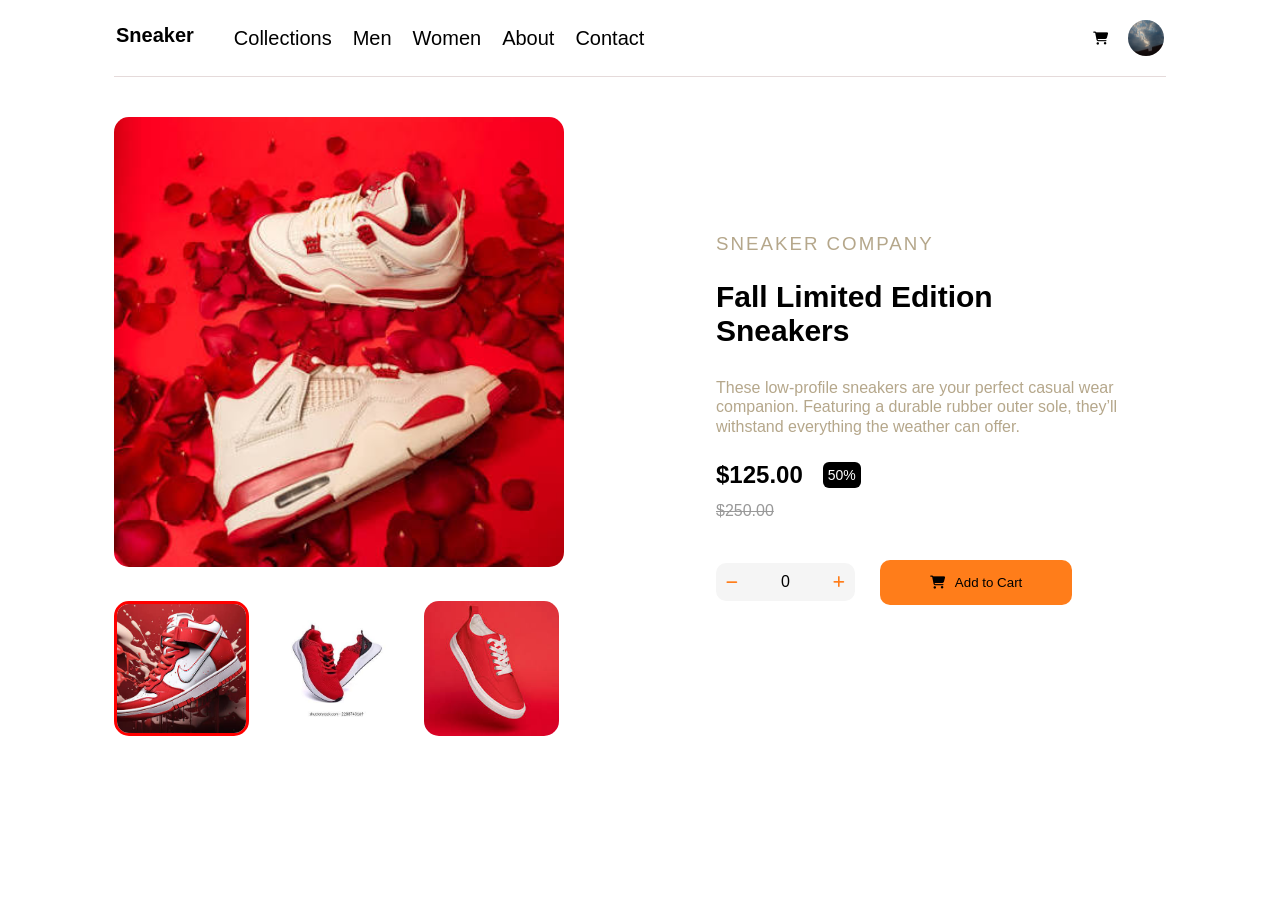
<file: index.html>
<!DOCTYPE html>

<html lang="en">

    <head>
        <meta charset="UTF-8">
        <meta name="viewport" content="width=device-width, initial-scale=1.0">
        <title>Snaker_Project</title>
        <link rel="stylesheet" href="style.css">
        <link rel="stylesheet"
            href="https://cdnjs.cloudflare.com/ajax/libs/font-awesome/6.4.0/css/all.min.css">
    </head>
    <body>
        <main class="conntanir">
            <header class="nav">
                <div class="nav-left">
                    <a href="#"><strong>Sneaker</strong></a>
                    <ul class="nav-links">
                        <li><a href="#">Collections</a></li>
                        <li><a href="#">Men</a></li>
                        <li><a href="#">Women</a></li>
                        <li><a href="#">About</a></li>
                        <li><a href="#">Contact</a></li>
                    </ul>
                </div>
                <div class="nav-right">
                    <button class="cart">
                        <i class="fa-solid fa-cart-shopping"></i>
                    </button>
                    <img src="./img/Snapchat-1082085922.jpg" alt="Logo"
                        class="logo">
                </div>
            </header>
            <div class="main">
                <div class="photos">
                    <div class="photo1">
                        <img src="./img/images (8).jpg" alt>
                    </div>
                    <div class="photo2">
                        <img class="img1" src="./img/images (5).jpg" alt>
                        <img class="img2" src="./img/images (7).jpg" alt>
                        <img class="img3" src="./img/images (9).jpg" alt>
                    </div>
                </div>
                <div class="sales">
                    <h3>SNEAKER COMPANY</h3>
                    <h1>Fall Limited Edition<br>Sneakers</h1>
                    <p class="disc1">These low-profile sneakers are your perfect
                        casual wear
                        companion. Featuring a durable rubber
                        outer sole, they’ll withstand everything the weather can
                        offer.</p>
                    <div class="price">
                        <h2>$125.00</h2>
                        <p class="disc2">50%</p>
                    </div>
                    <p class="disc3">$250.00</p>
                    <div class="buttuon">
                        <div class="but1">
                            <button class="minus">
                                <i class="fa-solid fa-minus"></i>
                            </button>
                            <p class="num">0</p>
                            <button class="plus">
                                <i class="fa-solid fa-plus"></i>
                            </button>
                        </div>
                        <div class="butt2">
                            <button class="add"><i class="fa-solid fa-cart-shopping"></i> Add to Cart</button>
                        </div>
    
                    </div>
                </div>
            </div>
            </main>
        </body>
    </html>
</file>
<file: style.css>
*{
    font-family: Arial, Helvetica, sans-serif;
    box-sizing: border-box;
    /* color: rgba(7, 0, 0, 0.5); */
    margin: 0;
    padding: 0;
}

body{
    background-color: rgb(255, 255, 255);
}

.conntanir{
    max-width: 1100px;
    margin: 0 auto;
    padding: 0 24px;
    /* box-shadow: 2px 5px 5px #ccc; */
}





.nav{
    display: flex;
    justify-content: space-between;
    width: 100%;
    align-items: center;
    border-bottom:1px rgb(229 218 218) solid;
    margin-bottom: 40px;
    padding: 20px 2px
}

/* ----nav left--- */

.nav-left{
    display: flex;
    /* padding: 10px  */
    gap: 40px;
    align-items: center;

}

.nav-left .nav-links{
    display: flex;
    justify-content: start;
    list-style: none;
    gap: 21px;

}

.nav-left > a{
    text-decoration: none;
    font-size: 30px;
    color: #1d2026;

}

.nav-left a{
    text-decoration: none;
    color: #69707d;
    font-size: 20px;
    font-weight: 500;
    padding-bottom: 5px;

}

.nav-links  li>a:hover{
    color: #1d2026;
    /* padding-bottom: 1px; */
    border-bottom: 3px beige solid;
    transition-delay: 2s;


}
.nav-left a:first-child{
    /* font-size: 22px; */
    color: black;

}

/* ---------nav right */

.nav-right{
    display: flex;
    justify-content: end;
    align-items: center;
    gap: 20px;


}

.nav-right .cart{
    background-color: white;
    border: 0px white solid;
}





.nav-right .logo{

    width: 36px;
    height: 36px;
    border-radius: 50%;
}



/* ----------- info-------------------- */



.main{
    display: flex;
    justify-content: space-between;
    align-items: center;
    padding-bottom: 80px;
    gap: 100px;

}



    .photos {
    display: flex;
    flex-direction: column;
    gap: 30px;
    width: 50%;
    max-width: 450px;

}

.photo1{
    width: 100%;
    /* padding: 10px; */

}

.photo1 img{
    width: 100%;
    border-radius: 15px;
    object-fit: cover;
    aspect-ratio: 1 / 1;
    
}
.photo2{
    width: 30%;
    /* padding: 10px; */
    display: flex;
    justify-content: space-between;
    align-items: center;
    gap: 20px;
    aspect-ratio: 1 / 1;
    object-fit: cover;

}

    .photo2 .img1 {
        width: 100%;
        border: 3px red solid;
        border-radius: 15px;
        aspect-ratio: 1 / 1;
        object-fit: cover;
}


.photo2 img{
    width: 100%;
    border-radius: 15px;
}
.photo2 .img3{
        object-fit: cover;
    aspect-ratio: 1 / 1;
}
/* --------------sales------------------- */
.sales{
    width: 50%;
    max-width: 450px;

}
.sales h3{
        font-weight: 400;
    letter-spacing: 2px;
    color: #b5a78b;
    padding-bottom: 25px;
}
.sales h1{
        font-size: 30px;
    font-weight: 900;
    padding-bottom: 30px;
}
.sales .disc1{
        color: #b5a78b;
    padding-bottom: 25px;
    font-weight: 100;
        line-height: 1.2
}
.sales .price{
    display: flex;
    align-items: center;
    gap: 20px;
    padding-bottom: 13px;
}
.sales .price .disc2{
    background-color: black;
    color: white;
    padding: 5px;
    border-radius: 6px;
    font-size: 14px;
    /* font-weight: bold; */

}
.sales .disc3{
        padding-bottom: 25px;
    text-decoration: line-through;
    color: #999
}
/* ------------- buttons------------- */
.buttuon{
display: flex;
    flex-direction: row;
    align-items: center;
    gap: 10px;
}


.but1{
    padding: 10px;
    display: flex;
    gap: 21px;
    border-radius: 10px;
    background-color:#f5f5f5 ;
}
.but1 .num {
    padding: 0 22px;
}

.but1 .minus{
    /* font-size: 19px; */
    background: none;
    transition: .3s;
    color: #ff7d1a;
    border: none
}
.but1 .plus{
    /* font-size: 19px; */
    background: none;
    color: #ff7d1a;
    border: none

}

/* --butt2 */
.butt2 {
/* background-color: #ffa500; */
    padding: 15px;
    border-radius: 5px;

}
.butt2 .add{
    background: none;
    border: none;
    padding:15px 50px;
    background-color: #ff7d1a;
        border-radius: 10px;
}
.butt2 .add i{
        padding-right: 7px;
}
</file>
<file: mahm.css>
*{
    font-family: Arial, Helvetica, sans-serif;
    box-sizing: border-box;
    /* color: rgba(7, 0, 0, 0.5); */
    margin: 0;
    padding: 0;
}

body{
    background-color: rgb(255, 255, 255);
}

.conntanir{
    max-width: 1100px;
    margin: 0 auto;
    padding: 0 24px;
    /* box-shadow: 2px 5px 5px #ccc; */
}





.nav{
    display: flex;
    justify-content: space-between;
    width: 100%;
    align-items: center;
    border-bottom:1px rgb(229 218 218) solid;
    margin-bottom: 40px;
    padding: 20px 2px
}

/* ----nav left--- */

.nav-left{
    display: flex;
    /* padding: 10px  */
    gap: 40px;
    align-items: center;

}

.nav-left .nav-links{
    display: flex;
    justify-content: start;
    list-style: none;
    gap: 21px;

}

.nav-left > a{
    text-decoration: none;
    font-size: 30px;
    color: #1d2026;

}

.nav-left a{
    text-decoration: none;
    color: #69707d;
    font-size: 20px;
    font-weight: 500;
    padding-bottom: 5px;

}

.nav-links  li>a:hover{
    color: #1d2026;
    /* padding-bottom: 1px; */
    border-bottom: 3px beige solid;
    transition-delay: 2s;


}
.nav-left a:first-child{
    /* font-size: 22px; */
    color: black;

}

/* ---------nav right */

.nav-right{
    display: flex;
    justify-content: end;
    align-items: center;
    gap: 20px;


}

.nav-right .cart{
    background-color: white;
    border: 0px white solid;
}





.nav-right .logo{

    width: 36px;
    height: 36px;
    border-radius: 50%;
}



/* ----------- info-------------------- */



.main{
    display: flex;
    justify-content: space-between;
    align-items: center;
    padding-bottom: 80px;
    gap: 100px;

}



    .photos {
    display: flex;
    flex-direction: column;
    gap: 30px;
    width: 50%;
    max-width: 450px;

}

.photo1{
    width: 100%;
    /* padding: 10px; */

}

.photo1 img{
    width: 100%;
    border-radius: 15px;
    object-fit: cover;
    aspect-ratio: 1 / 1;
    
}
.photo2{
    width: 30%;
    /* padding: 10px; */
    display: flex;
    justify-content: space-between;
    align-items: center;
    gap: 20px;
    aspect-ratio: 1 / 1;
    object-fit: cover;

}

    .photo2 .img1 {
        width: 100%;
        border: 3px red solid;
        border-radius: 15px;
        aspect-ratio: 1 / 1;
        object-fit: cover;
}


.photo2 img{
    width: 100%;
    border-radius: 15px;
}
.photo2 .img3{
        object-fit: cover;
    aspect-ratio: 1 / 1;
}
/* --------------sales------------------- */
.sales{
    width: 50%;
    max-width: 450px;

}
.sales h3{
        font-weight: 400;
    letter-spacing: 2px;
    color: #b5a78b;
    padding-bottom: 25px;
}
.sales h1{
        font-size: 30px;
    font-weight: 900;
    padding-bottom: 30px;
}
.sales .disc1{
        color: #b5a78b;
    padding-bottom: 25px;
    font-weight: 100;
        line-height: 1.2
}
.sales .price{
    display: flex;
    align-items: center;
    gap: 20px;
    padding-bottom: 13px;
}
.sales .price .disc2{
    background-color: black;
    color: white;
    padding: 5px;
    border-radius: 6px;
    font-size: 14px;
    /* font-weight: bold; */

}
.sales .disc3{
        padding-bottom: 25px;
    text-decoration: line-through;
    color: #999
}
/* ------------- buttons------------- */
.buttuon{
display: flex;
    flex-direction: row;
    align-items: center;
    gap: 10px;
}


.but1{
    padding: 10px;
    display: flex;
    gap: 21px;
    border-radius: 10px;
    background-color:#f5f5f5 ;
}
.but1 .num {
    padding: 0 22px;
}

.but1 .minus{
    /* font-size: 19px; */
    background: none;
    transition: .3s;
    color: #ff7d1a;
    border: none
}
.but1 .plus{
    /* font-size: 19px; */
    background: none;
    color: #ff7d1a;
    border: none

}

/* --butt2 */
.butt2 {
/* background-color: #ffa500; */
    padding: 15px;
    border-radius: 5px;

}
.butt2 .add{
    background: none;
    border: none;
    padding:15px 50px;
    background-color: #ff7d1a;
        border-radius: 10px;
}
.butt2 .add i{
        padding-right: 7px;
}
</file>
